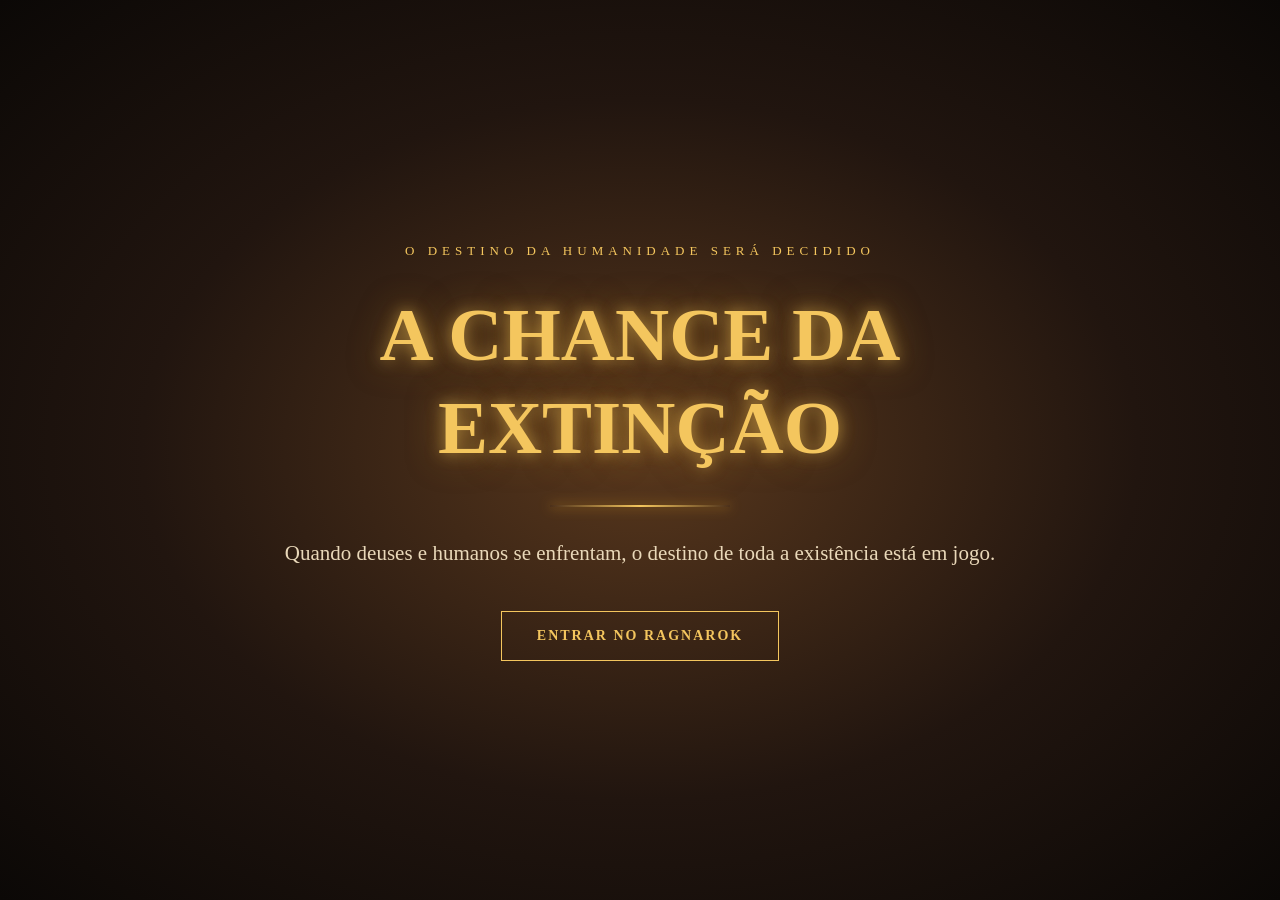
<file: index.html>
<!DOCTYPE html>
<html lang="pt-br">
<head>
    <meta charset="UTF-8">
    <meta name="viewport" content="width=device-width, initial-scale=1.0">
    <title>A Chance da Extinção</title>
    <link rel="stylesheet" href="style.css">
</head>
<body>
    <!-- TELA DE ENTRADA DO RAGNAROK -->
<div id="intro-ragnarok">

    <div class="intro-conteudo">

        <span class="intro-subtitulo">
            O DESTINO DA HUMANIDADE SERÁ DECIDIDO
        </span>

        <h1>A CHANCE DA EXTINÇÃO</h1>

        <div class="intro-divisor"></div>

        <p>
            Quando deuses e humanos se enfrentam,
            o destino de toda a existência está em jogo.
        </p>

        <button id="botao-entrar">
            ENTRAR NO RAGNAROK
        </button>

    </div>

</div>

<!-- FIM DA TELA DE ENTRADA -->

    <script src="script.js"></script>

</body>
</html>
</file>
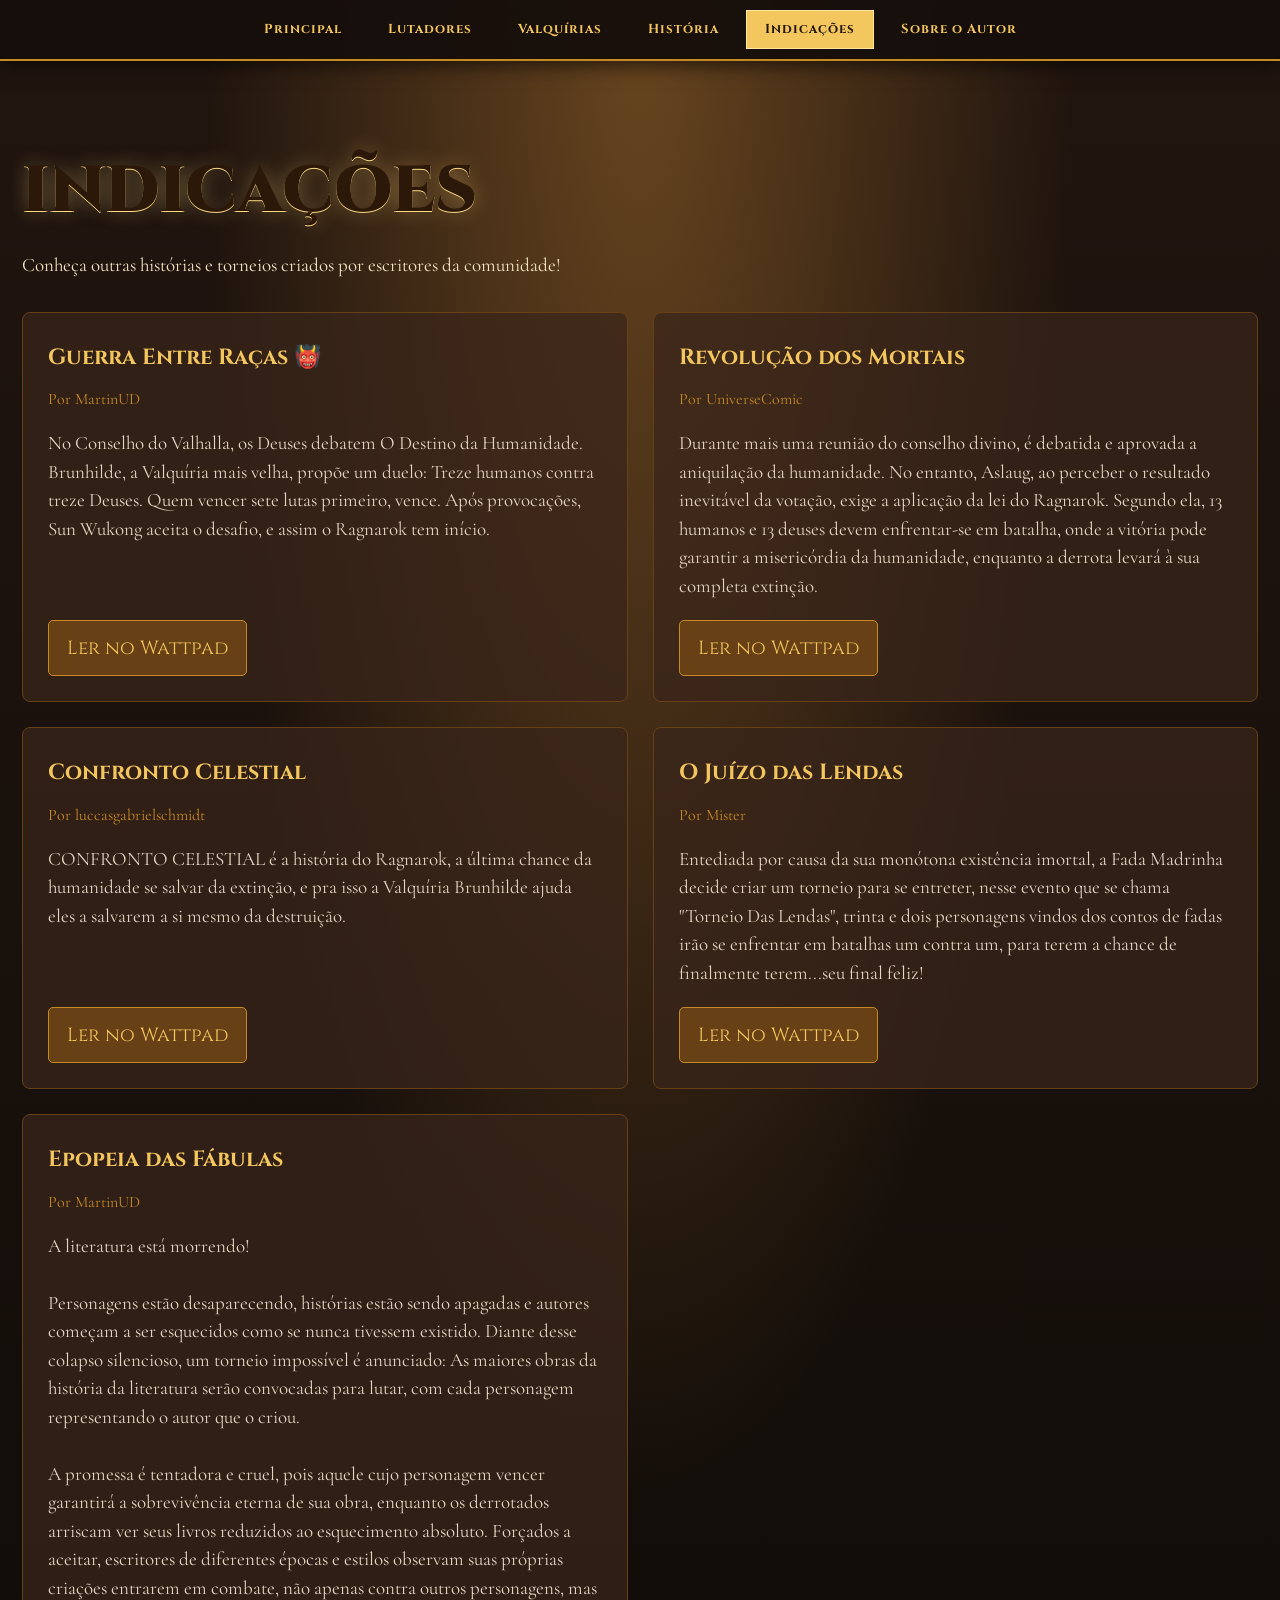
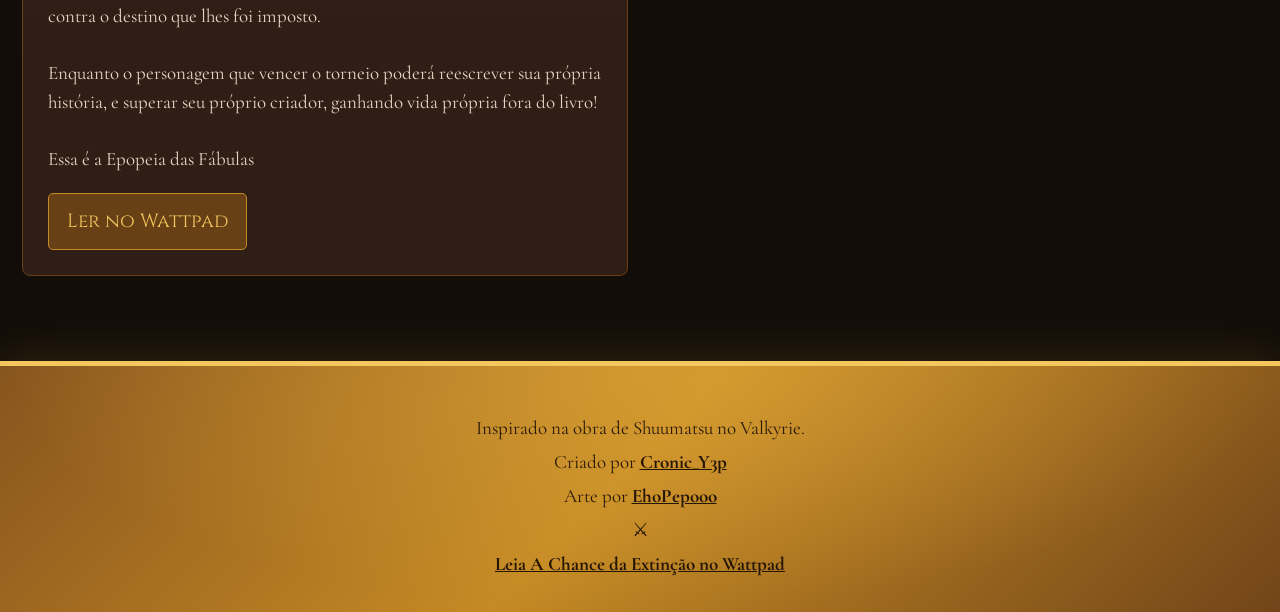
<file: Indicações.html>
<!DOCTYPE html>
<html lang="pt-BR">
<head>
    <meta charset="UTF-8">
    <meta name="viewport" content="width=device-width, initial-scale=1.0">
    <title>Indicações | A Chance da Extinção</title>

    <link rel="icon" href="imagens/favicon.png" type="image/png">
    <link rel="stylesheet" href="style.css">
    

    <link href="https://fonts.googleapis.com/css2?family=Cinzel:wght@400;600;700&family=Cormorant+Garamond:wght@400;500;600&display=swap" rel="stylesheet">

    <style>
        .grade-indicacoes {
            display: grid;
            grid-template-columns: repeat(2, minmax(0, 1fr));
            gap: 25px;
            margin-top: 30px;
        }

        .cartao-indicacao {
            background: rgba(57, 37, 26, 0.75);
            border: 1px solid #684016;
            border-radius: 8px;
            padding: 25px;
            display: flex;
            flex-direction: column;
            justify-content: space-between;
        }

        .cartao-indicacao h2 {
            color: #f4c65e;
            font-family: 'Cinzel', serif;
            font-size: 22px;
            margin-bottom: 8px;
        }

        .cartao-indicacao .autor {
            color: #c58a24;
            font-size: 16px;
            margin-bottom: 15px;
        }

        .cartao-indicacao p {
            color: #e5d5c2;
            font-family: 'Cormorant Garamond', serif;
            font-size: 19px;
            line-height: 1.5;
            margin-bottom: 20px;
        }

        .botao-indicacao {
            display: inline-block;
            align-self: flex-start;
            padding: 10px 18px;
            background: #684016;
            color: #f4c65e;
            border: 1px solid #c58a24;
            border-radius: 5px;
            text-decoration: none;
            font-family: 'Cinzel', serif;
            transition: 0.3s;
        }

        .botao-indicacao:hover {
            background: #c58a24;
            color: #21150f;
        }

        @media (max-width: 700px) {
            .grade-indicacoes {
                grid-template-columns: 1fr;
            }
        }
    </style>
</head>

<body>

    <nav class="menu-principal" aria-label="Navegação principal">
        <a href="principal.html">Principal</a>

        <a href="lutadores.html">Lutadores</a>

        <a href="valquirias.html">Valquírias</a>

        <a href="https://www.wattpad.com/story/393954038-a-chance-da-extin%C3%A7%C3%A3o"
           target="_blank" rel="noopener noreferrer">História</a>

        <a href="Indicações.html" class="ativo">Indicações</a>

        <a href="sobre.html">Sobre o Autor</a>

    </nav>

    <main class="pagina-interna">

            <h1>Indicações</h1>
            <p>Conheça outras histórias e torneios criados por escritores da comunidade!</p>

        <section class="grade-indicacoes">

            <article class="cartao-indicacao">
                <div>
                    <h2>Guerra Entre Raças 👹</h2>
                    <div class="autor">Por MartinUD</div>
                    <p>No Conselho do Valhalla, os Deuses debatem O Destino da Humanidade. Brunhilde, a Valquíria mais velha, propõe um duelo: Treze humanos contra treze Deuses. Quem vencer sete lutas primeiro, vence. Após provocações, Sun Wukong aceita o desafio, e assim o Ragnarok tem início.</p>
                </div>
                <a class="botao-indicacao" href="https://www.wattpad.com/story/344400791-guerra-entre-ra%C3%A7as-finalizado" target="_blank" rel="noopener noreferrer">Ler no Wattpad</a>
            </article>

            <article class="cartao-indicacao">
                <div>
                    <h2>Revolução dos Mortais</h2>
                    <div class="autor">Por UniverseComic</div>
                    <p>Durante mais uma reunião do conselho divino, é debatida e aprovada a aniquilação da humanidade. No entanto, Aslaug, ao perceber o resultado inevitável da votação, exige a aplicação da lei do Ragnarok. Segundo ela, 13 humanos e 13 deuses devem enfrentar-se em batalha, onde a vitória pode garantir a misericórdia da humanidade, enquanto a derrota levará à sua completa extinção.</p>
                </div>
                <a class="botao-indicacao" href="https://www.wattpad.com/story/387947195-revolu%C3%A7%C3%A3o-dos-mortais" target="_blank" rel="noopener noreferrer">Ler no Wattpad</a>
            </article>

            <article class="cartao-indicacao">
                <div>
                    <h2>Confronto Celestial</h2>
                    <div class="autor">Por luccasgabrielschmidt</div>
                    <p>CONFRONTO CELESTIAL é a história do Ragnarok, a última chance da humanidade se salvar da extinção, e pra isso a Valquíria Brunhilde ajuda eles a salvarem a si mesmo da destruição.</p>
                </div>
                <a class="botao-indicacao" href="https://www.wattpad.com/story/384769788-confronto-celestial" target="_blank" rel="noopener noreferrer">Ler no Wattpad</a>
            </article>

            <article class="cartao-indicacao">
                <div>
                    <h2>O Juízo das Lendas</h2>
                    <div class="autor">Por Mister</div>
                    <p>Entediada por causa da sua monótona existência imortal, a Fada Madrinha decide criar um torneio para se entreter, nesse evento que se chama "Torneio Das Lendas", trinta e dois personagens vindos dos contos de fadas irão se enfrentar em batalhas um contra um, para terem a chance de finalmente terem...seu final feliz!</p>
                </div>
                <a class="botao-indicacao" href="https://www.wattpad.com/story/395037949-o-ju%C3%ADzo-das-lendas" target="_blank" rel="noopener noreferrer">Ler no Wattpad</a>
            </article>

            <article class="cartao-indicacao">
                <div>
                    <h2>Epopeia das Fábulas</h2>
                    <div class="autor">Por MartinUD</div>
                    <p>A literatura está morrendo!<br><br>
                    Personagens estão desaparecendo, histórias estão sendo apagadas e autores começam a ser esquecidos como se nunca tivessem existido. Diante desse colapso silencioso, um torneio impossível é anunciado: As maiores obras da história da literatura serão convocadas para lutar, com cada personagem representando o autor que o criou.<br><br>
                    A promessa é tentadora e cruel, pois aquele cujo personagem vencer garantirá a sobrevivência eterna de sua obra, enquanto os derrotados arriscam ver seus livros reduzidos ao esquecimento absoluto. Forçados a aceitar, escritores de diferentes épocas e estilos observam suas próprias criações entrarem em combate, não apenas contra outros personagens, mas contra o destino que lhes foi imposto.<br><br>
                    Enquanto o personagem que vencer o torneio poderá reescrever sua própria história, e superar seu próprio criador, ganhando vida própria fora do livro!<br><br>
                    Essa é a Epopeia das Fábulas</p>
                </div>
                <a class="botao-indicacao" href="https://www.wattpad.com/story/406076627-epopeia-das-f%C3%A1bulas" target="_blank" rel="noopener noreferrer">Ler no Wattpad</a>
            </article>

        </section>
    </main>

    <footer>
        <p>Inspirado na obra de Shuumatsu no Valkyrie.</p>
        <p>Criado por <a href="https://x.com/Cronic_Y3p" target="_blank" rel="noopener noreferrer">Cronic_Y3p</a></p>
        <p>Arte por <a href="https://x.com/ehopepooo_" target="_blank" rel="noopener noreferrer">EhoPepooo</a></p>
        <p>⚔</p>
        <a href="https://www.wattpad.com/story/393954038-a-chance-da-extin%C3%A7%C3%A3o" target="_blank" rel="noopener noreferrer">Leia A Chance da Extinção no Wattpad</a>
    </footer>

    <script src="script.js"></script>
</body>
</html>
</file>
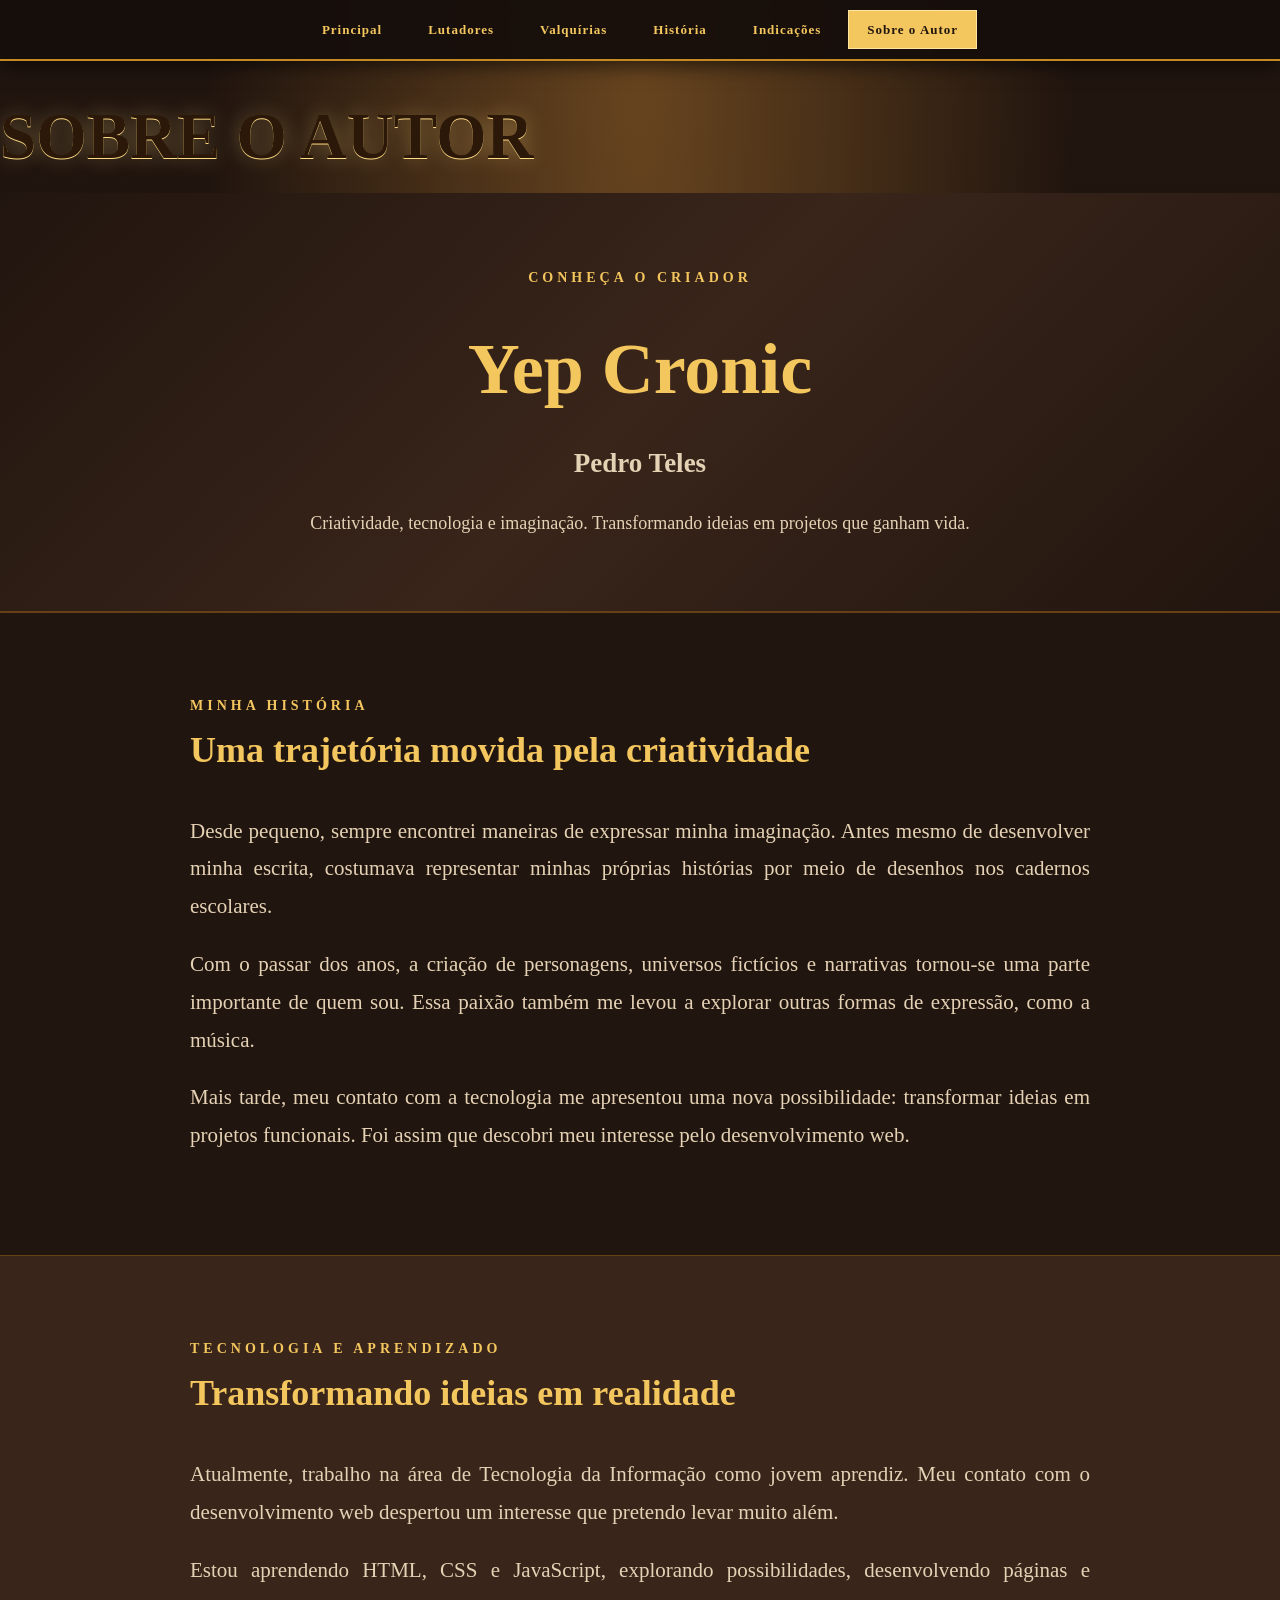
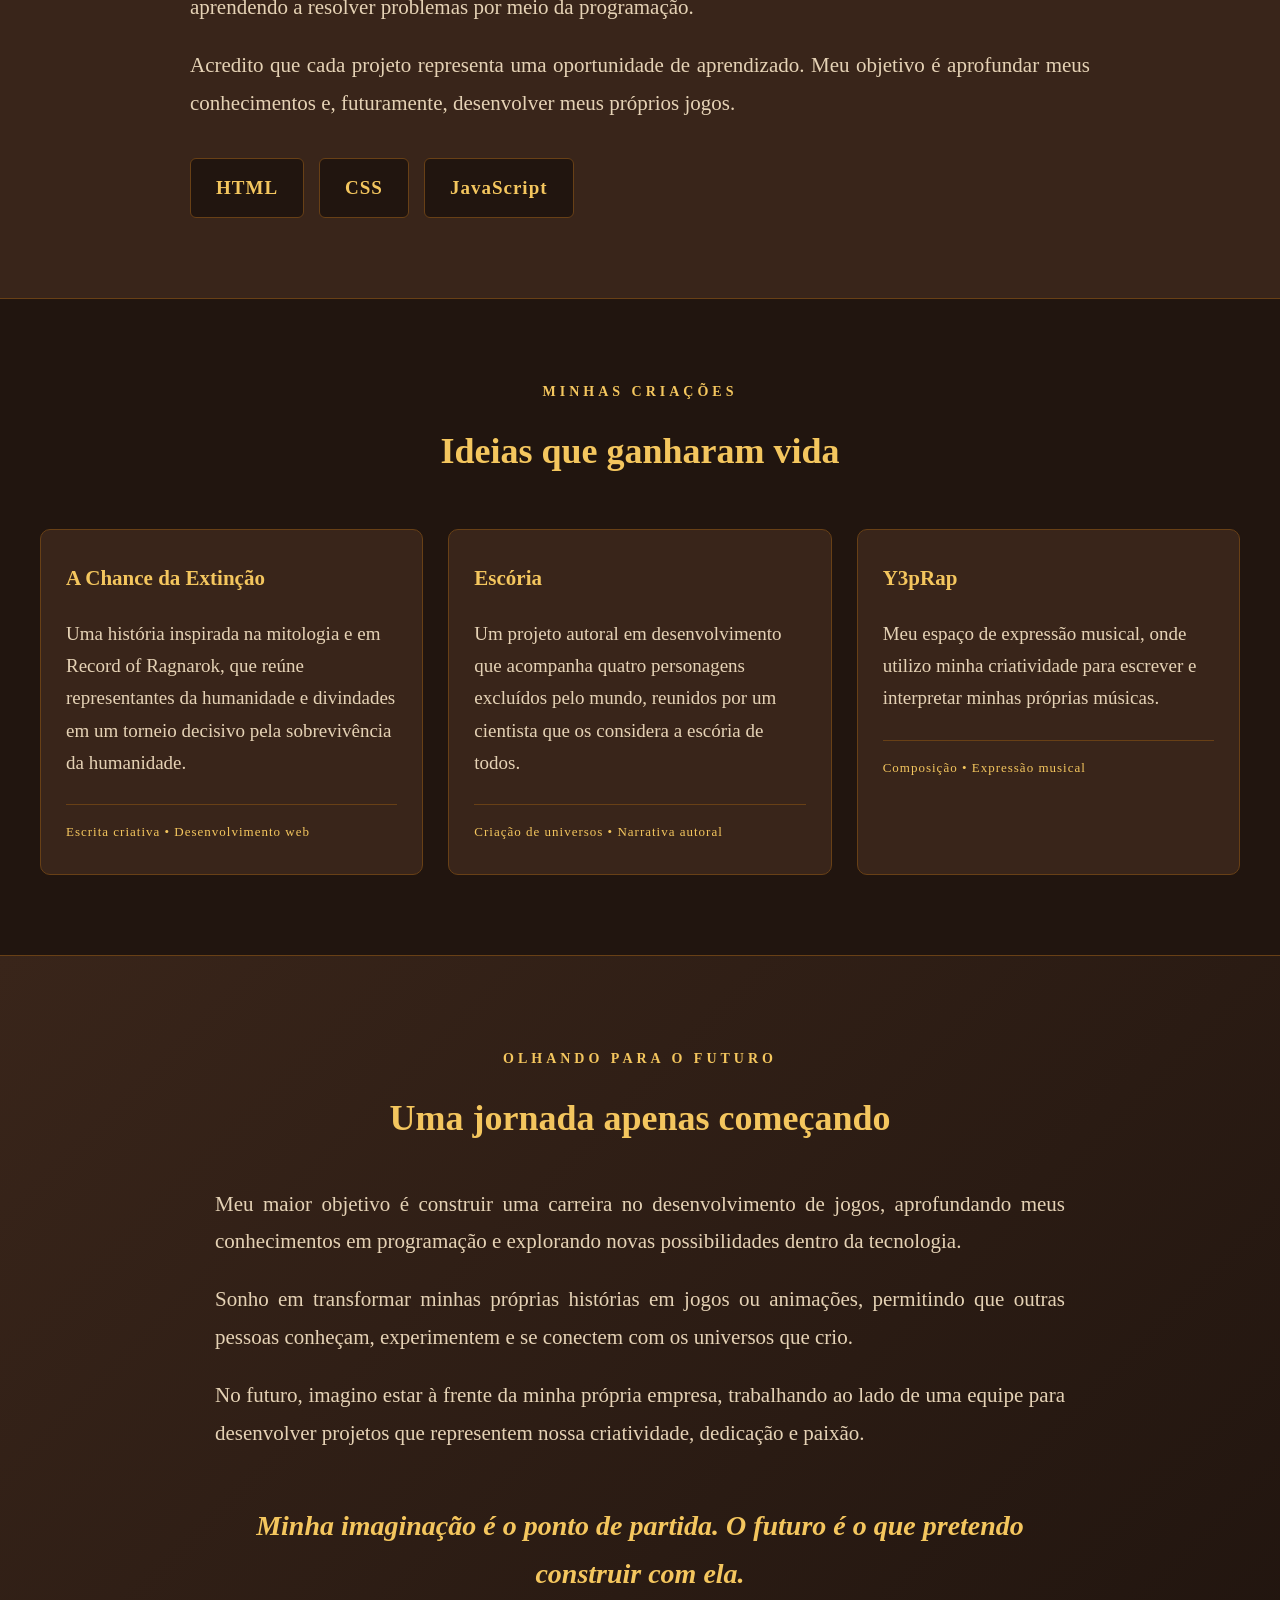
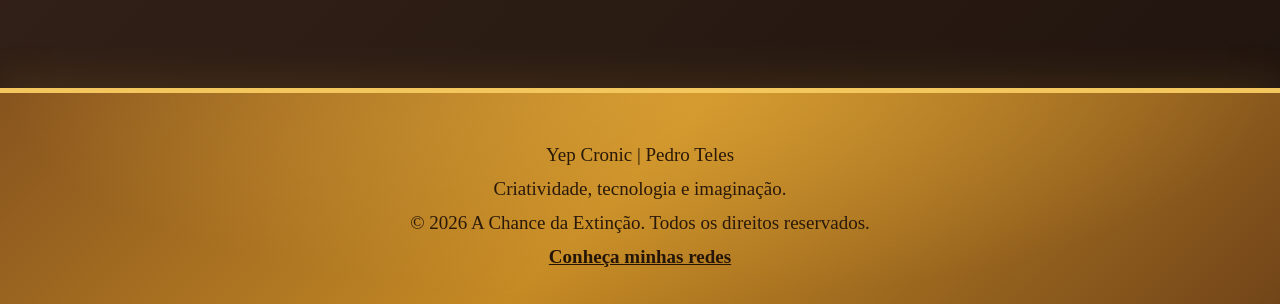
<file: sobre.html>
<!DOCTYPE html>
<html lang="pt-BR">
<head>
    <meta charset="UTF-8">
    <meta name="viewport" content="width=device-width, initial-scale=1.0">

    <title>Sobre o Autor | A Chance da Extinção</title>
    <link rel="icon" type="image/png" href="favicon.png">
    <link rel="stylesheet" href="style.css">
</head>

<body>
    
<header>

    <nav class="menu-principal" aria-label="Navegação principal">

        <a href="principal.html">Principal</a>

        <a href="lutadores.html">Lutadores</a>

        <a href="valquirias.html">Valquírias</a>

        <a href="https://www.wattpad.com/story/393954038-a-chance-da-extin%C3%A7%C3%A3o"
           target="_blank"
           rel="noopener noreferrer">
            História
        </a>

        <a href="Indicações.html">Indicações</a>

        <a href="sobre.html" class="ativo" aria-current="page">
            Sobre o Autor
        </a>

    </nav>
    
</header>

<h1>Sobre o Autor</h1>

<main>

    <section class="apresentacao-autor">

        <div class="texto-apresentacao">

            <p class="subtitulo-autor">CONHEÇA O CRIADOR</p>

            <h2>Yep Cronic</h2>

            <h3>Pedro Teles</h3>

            <p>
                Criatividade, tecnologia e imaginação.
                Transformando ideias em projetos que ganham vida.
            </p>

        </div>

    </section>


<section class="trajetoria-autor">

    <div class="conteudo-trajetoria">

        <p class="subtitulo-autor">MINHA HISTÓRIA</p>

        <h2>Uma trajetória movida pela criatividade</h2>

        <p>
            Desde pequeno, sempre encontrei maneiras de expressar
            minha imaginação. Antes mesmo de desenvolver minha
            escrita, costumava representar minhas próprias histórias
            por meio de desenhos nos cadernos escolares.
        </p>

        <p>
            Com o passar dos anos, a criação de personagens,
            universos fictícios e narrativas tornou-se uma parte
            importante de quem sou. Essa paixão também me levou
            a explorar outras formas de expressão, como a música.
        </p>

        <p>
            Mais tarde, meu contato com a tecnologia me apresentou
            uma nova possibilidade: transformar ideias em projetos
            funcionais. Foi assim que descobri meu interesse pelo
            desenvolvimento web.
        </p>

    </div>

</section>


<section class="tecnologia-autor">

    <div class="conteudo-tecnologia">

        <p class="subtitulo-autor">TECNOLOGIA E APRENDIZADO</p>

        <h2>Transformando ideias em realidade</h2>

        <p>
            Atualmente, trabalho na área de Tecnologia da Informação
            como jovem aprendiz. Meu contato com o desenvolvimento
            web despertou um interesse que pretendo levar muito além.
        </p>

        <p>
            Estou aprendendo HTML, CSS e JavaScript, explorando
            possibilidades, desenvolvendo páginas e aprendendo
            a resolver problemas por meio da programação.
        </p>

        <p>
            Acredito que cada projeto representa uma oportunidade
            de aprendizado. Meu objetivo é aprofundar meus
            conhecimentos e, futuramente, desenvolver meus
            próprios jogos.
        </p>

        <div class="tecnologias-lista">
            <span>HTML</span>
            <span>CSS</span>
            <span>JavaScript</span>
        </div>

    </div>

</section>

<section class="projetos-autor">

    <p class="subtitulo-autor">MINHAS CRIAÇÕES</p>

    <h2>Ideias que ganharam vida</h2>

    <div class="grade-projetos">

        <article class="cartao-projeto">

            <h3>A Chance da Extinção</h3>

            <p>
                Uma história inspirada na mitologia e em Record of Ragnarok,
                que reúne representantes da humanidade e divindades
                em um torneio decisivo pela sobrevivência da humanidade.
            </p>

            <span>Escrita criativa • Desenvolvimento web</span>

        </article>

        <article class="cartao-projeto">

            <h3>Escória</h3>

            <p>
                Um projeto autoral em desenvolvimento que acompanha
                quatro personagens excluídos pelo mundo, reunidos
                por um cientista que os considera a escória de todos.
            </p>

            <span>Criação de universos • Narrativa autoral</span>

        </article>

        <article class="cartao-projeto">

            <h3>Y3pRap</h3>

            <p>
                Meu espaço de expressão musical, onde utilizo
                minha criatividade para escrever e interpretar
                minhas próprias músicas.
            </p>

            <span>Composição • Expressão musical</span>

        </article>

    </div>

</section>

<section class="objetivos-autor">

    <p class="subtitulo-autor">OLHANDO PARA O FUTURO</p>

    <h2>Uma jornada apenas começando</h2>

    <p>
        Meu maior objetivo é construir uma carreira no desenvolvimento
        de jogos, aprofundando meus conhecimentos em programação
        e explorando novas possibilidades dentro da tecnologia.
    </p>

    <p>
        Sonho em transformar minhas próprias histórias em jogos
        ou animações, permitindo que outras pessoas conheçam,
        experimentem e se conectem com os universos que crio.
    </p>

    <p>
        No futuro, imagino estar à frente da minha própria empresa,
        trabalhando ao lado de uma equipe para desenvolver projetos
        que representem nossa criatividade, dedicação e paixão.
    </p>

    <h3>
        Minha imaginação é o ponto de partida.
        O futuro é o que pretendo construir com ela.
    </h3>

</section>

</main>

    
<footer class="rodape-autor">

    <p>Yep Cronic | Pedro Teles</p>

    <p>
        Criatividade, tecnologia e imaginação.
    </p>

    <p>
        © 2026 A Chance da Extinção. Todos os direitos reservados.
    </p>

    <a href="https://x.com/Cronic_Y3p" target="_blank"
       rel="noopener noreferrer">
        Conheça minhas redes
    </a>

</footer>


</body>
</html>
</file>
<file: style.css>
:root {
    --ouro: #c58a24;
    --ouro-claro: #f4c65e;
    --ouro-escuro: #684016;
    --marrom: #21150f;
    --marrom-claro: #39251a;
    --azul: #218bdc;
    --azul-neon: #64c9ff;
    --vermelho: #bc3030;
    --vermelho-neon: #ff6666;
    --texto: #f5e7c5;
}

* {
    box-sizing: border-box;
    margin: 0;
    padding: 0;
}

html {
    scroll-behavior: smooth;
}

body {
    background:
        radial-gradient(ellipse at top, #68451f 0%, transparent 48%),
        linear-gradient(180deg, #21150f, #120d09 75%);
    color: var(--texto);
    font-family: "Cormorant Garamond", Georgia, serif;
    font-size: 19px;
    line-height: 1.8;
}

/* CABEÇALHO */

.hero {
    position: relative;
    overflow: hidden;
    padding: 35px 20px 60px;
    text-align: center;
    background:
        radial-gradient(ellipse at 50% 0%, #f0b43d66, transparent 55%),
        linear-gradient(135deg, #87541e, #c58a24 48%, #724519);
    border-bottom: 5px solid var(--ouro-claro);
    box-shadow: 0 0 35px #d89c3240;
}

.runa {
    color: #fff0b7;
    font-family: "Cinzel", serif;
    letter-spacing: 7px;
    text-shadow: 0 0 12px #ffc94f70;
}

.sobretitulo {
    font-family: "Cinzel", serif;
    font-size: 13px;
    font-weight: 700;
    letter-spacing: 5px;
}

.hero > .sobretitulo {
    margin-top: 18px;
}

/* CAPA PRINCIPAL */

.capa {
    width: min(1100px, 100%);
    margin: 30px auto;
    overflow: hidden;
    background: var(--marrom);
    border: 3px solid var(--ouro-claro);
    outline: 1px solid #5d3712;
    outline-offset: 6px;
    box-shadow: 0 0 20px #ffce5b70, 0 15px 40px #180c06a0;
}

/* IMAGEM DA CAPA */
.capa-principal {
    width: 100%;
    max-width: 100%;
    height: auto;
    display: block;
    object-fit: contain;
    border-radius: 0;
}

/* CAPA NO CELULAR */
@media (max-width: 600px) {
    .capa {
        width: calc(100% - 24px);
        margin: 20px auto;
    }

    .capa-principal {
        width: 100%;
        height: auto;
        aspect-ratio: 3 / 1;
        object-fit: contain;
    }
}

.capa img {
    display: block;
    width: 100%;
    aspect-ratio: 16 / 6;
    object-fit: cover;
}

.capa figcaption {
    padding: 7px 12px;
    background: #1d120de8;
    color: var(--ouro-claro);
    font: 11px "Cinzel", serif;
    letter-spacing: 3px;
}

h1,
h2,
h3 {
    font-family: "Cinzel", Georgia, serif;
}

h1 {
    margin: 35px auto 15px;
    color: #2b1808;
    font-size: clamp(30px, 6vw, 65px);
    font-weight: 900;
    line-height: 1.25;
    text-transform: uppercase;
    text-shadow: 0 1px #ffdc83, 0 0 20px #ffdc8355;
}

.divisor {
    margin: 20px auto 30px;
    color: #4a2b0e;
    letter-spacing: 3px;
}

/* SINOPSE */

.sinopse {
    max-width: 900px;
    margin: auto;
    padding: 30px clamp(18px, 5vw, 55px);
    background: #f4c65e18;
    border: 1px solid #f4c65e70;
    box-shadow: inset 0 0 30px #5b310d30;
    text-align: center;
}

.sinopse p {
    margin-bottom: 20px;
    color: #100b07;
    font-size: clamp(17px, 2.1vw, 21px);
    font-weight: 600;
    text-shadow:
        -1px -1px 0 #fff0c7,
        1px -1px 0 #fff0c7,
        -1px 1px 0 #fff0c7,
        1px 1px 0 #fff0c7,
        0 0 8px #fff5d9;
}

.sinopse .pergunta {
    color: #120d08;
    font-size: clamp(21px, 3vw, 28px);
    font-weight: 700;
    text-shadow:
        -1px -1px 0 white,
        1px -1px 0 white,
        -1px 1px 0 white,
        1px 1px 0 white,
        0 0 12px white;
}

.sinopse .destaque,
.sinopse .grito {
    color: #3b2007;
    font-family: "Cinzel", serif;
    font-weight: 900;
    letter-spacing: 3px;
    text-shadow: 0 0 12px #ffe59a;
}

.sinopse .destaque {
    font-size: 35px;
}

.sinopse .grito {
    margin-top: 35px;
    margin-bottom: 0;
    font-size: clamp(23px, 4vw, 36px);
}

.hero > .runa:last-child {
    margin-top: 35px;
}

/* TORNEIO */

.torneio {
    max-width: 1250px;
    margin: auto;
    padding: 70px 22px 90px;
}

.introducao {
    margin-bottom: 55px;
    text-align: center;
}

.introducao .sobretitulo {
    color: var(--ouro-claro);
}

.introducao h2 {
    margin: 12px 0;
    color: var(--ouro-claro);
    font-size: clamp(28px, 5vw, 48px);
    text-shadow: 0 0 20px #d18c2e55;
}

.introducao > p:last-child {
    color: #c9b28d;
    font-style: italic;
}

/* CADA RODADA */

.rodada {
    position: relative;
    margin-bottom: 60px;
    padding: 25px 20px 30px;
    background:
        radial-gradient(ellipse at center, #59381d55, transparent 75%),
        linear-gradient(135deg, #302016, #1a110d);
    border: 1px solid #a97530;
    box-shadow: 0 0 20px #0008, inset 0 0 25px #b67c2520;
}

.rodada::before,
.rodada::after {
    position: absolute;
    color: var(--ouro-claro);
    font-size: 25px;
}

.rodada::before {
    content: "✦";
    top: 5px;
    left: 10px;
}

.rodada::after {
    content: "✦";
    right: 10px;
    bottom: 5px;
}

/* NOMES DOS COMBATENTES */

.nomes {
    display: grid;
    grid-template-columns: minmax(0, 1fr) minmax(0, 1fr);
    gap: 30px;
    margin-bottom: 25px;
    text-align: center;
}

.nome-humano,
.nome-deus {
    font-size: clamp(13px, 2.2vw, 21px);
    font-weight: 700;
    line-height: 1.5;
    overflow-wrap: anywhere;
}

.nome-humano {
    color: var(--azul-neon);
    text-shadow: 0 0 12px #168dff77;
}

.nome-deus {
    color: var(--vermelho-neon);
    text-shadow: 0 0 12px #ff333377;
}

/* QUATRO PARTES: IMAGEM, TEXTO, TEXTO, IMAGEM */

.combate {
    display: grid;
    grid-template-columns: repeat(4, minmax(0, 1fr));
    align-items: stretch;
    gap: 15px;
}


.imagem {
    display: block;
    width: 100%;
    height: 380px;
    object-fit: contain;
    object-position: center;
    background: #20150e;
}



.imagem.humano {
    border: 2px solid var(--azul);
    box-shadow: 0 0 13px #218bdc50;
}

.imagem.deus {
    border: 2px solid var(--vermelho);
    box-shadow: 0 0 13px #dc292950;
}

/* DESCRIÇÕES */

.texto {
    min-width: 0;
    padding: 18px 12px;
    background: #110d0be0;
    color: #e9d8b9;
    font-size: 17px;
    line-height: 1.65;
    overflow-wrap: anywhere;
    white-space: normal;
}

.texto p {
    white-space: pre-line;
}

.texto-humano {
    border-top: 2px solid var(--azul);
}

.texto-deus {
    border-top: 2px solid var(--vermelho);
}

.texto span {
    display: block;
    margin-bottom: 12px;
    font-family: "Cinzel", serif;
    font-size: 11px;
    font-weight: 700;
    letter-spacing: 2px;
}

.texto-humano span {
    color: var(--azul-neon);
}

.texto-deus span {
    color: var(--vermelho-neon);
}

/* NÚMERO DA RODADA */

.numero {
    display: flex;
    align-items: center;
    justify-content: center;
    gap: 20px;
    margin-top: 25px;
    color: var(--ouro-claro);
    font-family: "Cinzel", serif;
    font-size: 15px;
    font-weight: 700;
    letter-spacing: 3px;
    text-align: center;
}

.numero::before,
.numero::after {
    content: "";
    width: 65px;
    height: 1px;
    background: linear-gradient(90deg, transparent, var(--ouro));
}

/* RODAPÉ DOURADO */

footer {
    padding: 45px 20px 30px;
    background:
        radial-gradient(ellipse at top, #edb54270, transparent 70%),
        linear-gradient(135deg, #87541e, #c58a24 48%, #724519);
    border-top: 5px solid var(--ouro-claro);
    box-shadow: 0 -10px 35px #d89c3220;
    color: #2a1909;
    text-align: center;
}

footer h2 {
    margin: 22px 0 10px;
    font-size: clamp(20px, 4vw, 32px);
}

footer .runa {
    color: #4a2b0e;
}

footer a {
    color: #241507;
    font-weight: 700;
    overflow-wrap: anywhere;
}

footer a:hover {
    color: #fff0bb;
}

.simbolo-final {
    margin-top: 18px;
    font-size: 27px;
}

/* ADAPTAÇÃO PARA CELULARES */

@media (max-width: 760px) {
    body {
        font-size: 17px;
    }

    .hero {
        padding: 25px 12px 40px;
    }

    .capa img {
        aspect-ratio: 16 / 9;
    }

    .sinopse {
        padding: 24px 16px;
    }

    .torneio {
        padding: 50px 10px 60px;
    }

    .rodada {
        margin-bottom: 40px;
        padding: 22px 10px 25px;
    }

    .nomes {
        gap: 12px;
    }

    .combate {
        grid-template-columns: repeat(2, minmax(0, 1fr));
        gap: 12px;
    }

    .texto {
        padding: 13px 9px;
        font-size: 16px;
    }

    .numero {
        margin-top: 24px;
    }
}

@media (max-width: 380px) {
    .rodada {
        padding-right: 7px;
        padding-left: 7px;
    }

    .combate {
        gap: 8px;
    }

    .texto {
        padding: 10px 7px;
        font-size: 15px;
    }

    .texto span {
        font-size: 9px;
        letter-spacing: 1px;
    }

    .nomes {
        gap: 8px;
    }
}

.link-wattpad {
    margin: 45px auto;
    padding: 30px 20px;
    max-width: 800px;
    text-align: center;

    background: linear-gradient(
        135deg,
        #684016,
        #c58a24,
        #684016
    );

    border: 2px solid #f4c65e;
    box-shadow: 0 0 20px #c58a2460;
}

.link-wattpad h2 {
    color: #21150f;
    font-size: clamp(22px, 4vw, 32px);
    margin-bottom: 10px;
}

.link-wattpad p {
    color: #21150f;
    margin-bottom: 22px;
}

.botao-wattpad {
    display: inline-block;
    padding: 12px 28px;

    color: #f4c65e;
    background: #21150f;

    border: 2px solid #f4c65e;
    text-decoration: none;

    font-family: "Cinzel", serif;
    font-weight: 700;
    letter-spacing: 1px;

    transition: 0.3s;
}

.botao-wattpad:hover {
    color: #21150f;
    background: #f4c65e;
    box-shadow: 0 0 18px #ffe08a;
    transform: scale(1.05);
}


/* Ajustes para celulares */

@media (max-width: 600px) {

    .imagem {
        width: 100%;
        height: auto;
        max-height: 320px;
        aspect-ratio: 3 / 4;
        object-fit: contain;
    }

    .combate {
        display: flex;
        flex-direction: column;
        gap: 12px;
    }

    .lutador {
        display: flex;
        flex-direction: column;
        min-width: 0;
        width: 100%;
    }

    .lutador h3 {
        order: 0;
        font-size: 18px;
        overflow-wrap: anywhere;
        margin: 12px 0;
        text-align: center;
    }

    .lutador .imagem {
        order: 1;
    }

    .descricao {
        font-size: 14px;
        line-height: 1.5;
    }

    .capa-principal {
        width: 100%;
        height: auto;
        object-fit: contain;
    }

    body {
        overflow-x: hidden;
    }
}

/* =========================================
   MENU DE NAVEGAÇÃO FIXO
========================================= */

.menu-principal {
    position: sticky;
    top: 0;
    z-index: 1000;

    width: 100%;
    display: flex;
    justify-content: center;
    align-items: center;
    gap: 8px;

    padding: 10px 14px;

    background: #160e0bf2;
    border-bottom: 2px solid var(--ouro);
    box-shadow: 0 5px 18px #0009;

    backdrop-filter: blur(10px);
}

.menu-principal a {
    display: inline-block;
    padding: 7px 18px;

    color: var(--ouro-claro);
    border: 1px solid transparent;
    text-decoration: none;
    text-align: center;

    font-family: "Cinzel", serif;
    font-size: 13px;
    font-weight: 700;
    letter-spacing: 1px;

    transition: 0.2s;
}

.menu-principal a:hover,
.menu-principal a.ativo {
    color: #21150f;
    background: var(--ouro-claro);
    border-color: #ffe5a0;
}


/* =========================================
   ESTRUTURA DAS PÁGINAS INTERNAS
========================================= */

.pagina-interna {
    min-height: 55vh;
    padding: 55px 22px 85px;
}

.cabecalho-pagina {
    max-width: 1000px;
    margin: 0 auto 45px;
    text-align: center;
}

.cabecalho-pagina .runa {
    color: var(--ouro-claro);
}

.cabecalho-pagina h1 {
    color: var(--ouro-claro);
    font-size: clamp(30px, 5vw, 52px);
    text-shadow: 0 0 18px #d18c2e55;
}

.cabecalho-pagina p {
    color: #d7c19c;
    font-style: italic;
}


/* =========================================
   CARTÕES DE PERSONAGENS E INDICAÇÕES
========================================= */

.grade-cartoes {
    display: grid;
    grid-template-columns: repeat(3, minmax(0, 1fr));
    gap: 25px;

    max-width: 1200px;
    margin: auto;
}

.cartao {
    min-width: 0;
    padding: 16px;

    background: linear-gradient(145deg, #302016, #170f0b);
    border: 1px solid #a97530;

    box-shadow:
        0 0 18px #0008,
        inset 0 0 18px #b67c2520;

    text-align: center;
}

.cartao h2,
.cartao h3 {
    margin: 12px 0 5px;
    color: var(--ouro-claro);
    font-size: clamp(16px, 2vw, 21px);
    overflow-wrap: anywhere;
}

.cartao p {
    color: #e9d8b9;
    font-size: 16px;
    line-height: 1.5;
}


/* ESPAÇOS RESERVADOS PARA IMAGENS */

.moldura-imagem {
    display: flex;
    align-items: center;
    justify-content: center;

    width: 100%;
    min-height: 250px;
    aspect-ratio: 3 / 4;

    padding: 15px;

    background: #20150e;
    border: 1px dashed var(--ouro);

    color: #c9a96c;

    font: 12px "Cinzel", serif;
    letter-spacing: 1px;
    text-align: center;
}

.moldura-imagem.capa-indicacao {
    aspect-ratio: 3 / 4;
    min-height: 220px;
}


/* INFORMAÇÃO DA DUPLA DA VALQUÍRIA */

.dupla {
    margin-top: 12px;
    padding-top: 10px;

    border-top: 1px solid #8c642e;

    color: var(--ouro-claro) !important;
}


/* =========================================
   PÁGINA DOS LUTADORES
========================================= */

.grupo-lutadores {
    max-width: 1200px;
    margin: 0 auto 55px;
}

.titulo-grupo {
    margin: 0 0 20px;

    color: var(--ouro-claro);
    font-size: clamp(20px, 3vw, 28px);
    text-align: center;
}

.grade-lutadores {
    display: grid;
    grid-template-columns: repeat(3, minmax(0, 1fr));
    gap: 22px;
}


/* AVISO DE EDIÇÃO */

.aviso-edicao {
    text-align: center;
    font-family: 'Cormorant Garamond', serif;
    font-size: 1.2rem;
    color: #d6b66a;
    background: rgba(0, 0, 0, 0.25);
    border: 1px solid rgba(214, 182, 106, 0.4);
    padding: 15px;
    margin: 25px auto;
    max-width: 850px;
    border-radius: 5px;
}


/* =========================================
   PÁGINA DE INDICAÇÕES
========================================= */

.cartao-indicacao {
    display: flex;
    flex-direction: column;
}

.cartao-indicacao .botao-wattpad {
    margin-top: 15px;
    align-self: center;
}


/* =========================================
   ADAPTAÇÃO DO MENU PARA CELULARES
========================================= */

@media (max-width: 600px) {

    .menu-principal {
        justify-content: flex-start;
        gap: 2px;

        padding: 7px 5px;

        overflow-x: auto;
    }

    .menu-principal a {
        flex: 1 0 auto;
        padding: 8px 10px;
        font-size: 11px;
    }
}


/* =========================================
   ADAPTAÇÃO DAS PÁGINAS INTERNAS
========================================= */

@media (max-width: 600px) {

    .pagina-interna {
        padding: 38px 13px 60px;
    }

    .grade-cartoes,
    .grade-lutadores {
        grid-template-columns: repeat(2, minmax(0, 1fr));
        gap: 13px;
    }

    .cartao {
        padding: 10px;
    }

    .moldura-imagem {
        min-height: 170px;
    }

    .cartao p {
        font-size: 15px;
    }
}

@media (max-width: 380px) {

    .grade-cartoes,
    .grade-lutadores {
        grid-template-columns: 1fr;
    }
}

.aviso-valquirias {
    text-align: center;
    color: #f4c65e;
    font-family: 'Cormorant Garamond', serif;
    font-size: 19px;
    max-width: 800px;
    margin: 25px auto;
    padding: 15px;
    border: 1px solid #684016;
    border-radius: 5px;
    background: rgba(57, 37, 26, 0.6);
}


/* ==================================
   FLASHCARDS DOS LUTADORES
================================== */

.combate {
    display: grid;
    grid-template-columns: repeat(2, minmax(0, 1fr));
    gap: 30px;
    perspective: 1200px;
}

.flashcard {
    height: 420px;
    min-width: 0;
    cursor: pointer;
    perspective: 1000px;
}

.flashcard-interno {
    position: relative;
    width: 100%;
    height: 100%;
    transform-style: preserve-3d;
    transition: transform 0.8s ease;
}

/* Efeito ao passar o mouse */
.flashcard:hover .flashcard-interno {
    transform: rotateY(180deg);
}

/* Frente e verso */
.flashcard-frente,
.flashcard-verso {
    position: absolute;
    inset: 0;
    width: 100%;
    height: 100%;
    box-sizing: border-box;
    backface-visibility: hidden;
    -webkit-backface-visibility: hidden;
    overflow: hidden;
    background: #20150e;
}

/* Frente */
.flashcard-frente {
    display: flex;
    flex-direction: column;
    align-items: center;
    justify-content: center;
    padding: 12px;
    text-align: center;
}

.flashcard-frente img {
    width: 100%;
    height: 320px;
    object-fit: contain;
    background: #110d0b;
}

.flashcard-frente span {
    margin-top: 12px;
    font-family: "Cinzel", serif;
    font-weight: 700;
}

.flashcard-frente small {
    margin-top: 8px;
    font-size: 9px;
    letter-spacing: 1px;
}

/* Verso */
.flashcard-verso {
    transform: rotateY(180deg);
    padding: 22px;
    overflow-y: auto;
    display: flex;
    flex-direction: column;
    justify-content: center;
}

.flashcard-verso h3 {
    font-family: "Cinzel", serif;
    font-size: 19px;
    margin-bottom: 10px;
}

.flashcard-verso span {
    font-size: 13px;
    font-weight: bold;
    margin-bottom: 15px;
}

.flashcard-verso p {
    color: #e9d8b9;
    font-size: 15px;
    line-height: 1.6;
}

/* Identidade visual */
.flashcard.humano .flashcard-frente,
.flashcard.humano .flashcard-verso {
    border: 2px solid var(--azul);
    box-shadow: 0 0 13px #218bdc50;
}

.flashcard.deus .flashcard-frente,
.flashcard.deus .flashcard-verso {
    border: 2px solid var(--vermelho);
    box-shadow: 0 0 13px #dc292950;
}

.flashcard.humano span,
.flashcard.humano h3 {
    color: var(--azul-neon);
}

.flashcard.deus span,
.flashcard.deus h3 {
    color: var(--vermelho-neon);
}

/* Celulares */
@media (max-width: 700px) {
    .combate {
        grid-template-columns: 1fr;
        gap: 20px;
    }

    .flashcard {
        height: 400px;
    }

    .flashcard-frente img {
        height: 300px;
    }
}


/* =====================================
   TELA DE ENTRADA DO RAGNAROK
===================================== */

#intro-ragnarok {
    position: fixed;
    inset: 0;
    z-index: 9999;

    display: flex;
    align-items: center;
    justify-content: center;

    padding: 25px;
    box-sizing: border-box;

    background:
        radial-gradient(ellipse at center, #59381d 0%, #21150f 55%, #0b0806 100%);

    text-align: center;
    overflow: hidden;
}

/* CONTEÚDO */

.intro-conteudo {
    max-width: 850px;
    width: 100%;
    animation: surgir-intro 2s ease forwards;
}

/* SUBTÍTULO */

.intro-subtitulo {
    display: block;
    color: var(--ouro-claro);
    font-family: "Cinzel", serif;
    font-size: 13px;
    letter-spacing: 5px;
    margin-bottom: 25px;
}

/* TÍTULO PRINCIPAL */

.intro-conteudo h1 {
    color: var(--ouro-claro);
    font-family: "Cinzel", serif;
    font-size: clamp(35px, 7vw, 75px);
    text-shadow: 0 0 15px #f4c65e88,
                 0 0 35px #c58a2488;
    margin: 0;
}

/* DIVISOR */

.intro-divisor {
    width: 180px;
    height: 2px;
    margin: 30px auto;
    background: linear-gradient(
        90deg,
        transparent,
        var(--ouro-claro),
        transparent
    );
    box-shadow: 0 0 12px var(--ouro);
}

/* DESCRIÇÃO */

.intro-conteudo p {
    color: #e9d8b9;
    font-family: "Cormorant Garamond", serif;
    font-size: 21px;
    line-height: 1.6;
    margin-bottom: 40px;
}

/* BOTÃO */

#botao-entrar {
    padding: 16px 35px;

    background: transparent;
    border: 1px solid var(--ouro-claro);

    color: var(--ouro-claro);
    font-family: "Cinzel", serif;
    font-size: 14px;
    font-weight: bold;
    letter-spacing: 2px;

    cursor: pointer;
    transition: 0.4s;
}

#botao-entrar:hover {
    background: var(--ouro-claro);
    color: #21150f;
    box-shadow: 0 0 20px #f4c65e88;
    transform: scale(1.05);
}

/* ANIMAÇÃO DE SURGIMENTO */

@keyframes surgir-intro {
    from {
        opacity: 0;
        transform: translateY(30px);
    }

    to {
        opacity: 1;
        transform: translateY(0);
    }
}

/* CELULARES */

@media (max-width: 600px) {
    .intro-subtitulo {
        font-size: 10px;
        letter-spacing: 3px;
    }

    .intro-conteudo p {
        font-size: 18px;
    }

    #botao-entrar {
        padding: 14px 22px;
        font-size: 12px;
    }
}


/* TRANSIÇÃO DE SAÍDA DA INTRODUÇÃO */

#intro-ragnarok {
    transition: opacity 1s ease, visibility 1s ease;
}

#intro-ragnarok.intro-saindo {
    opacity: 0;
    visibility: hidden;
    pointer-events: none;
}


/* =================================
   PÁGINA SOBRE O AUTOR
================================= */

.apresentacao-autor {
    min-height: 420px;
    display: flex;
    align-items: center;
    justify-content: center;
    text-align: center;
    padding: 60px 20px;
    background: linear-gradient(
        135deg,
        #21150f,
        #39251a,
        #21150f
    );
    border-bottom: 2px solid var(--ouro-escuro);
}

.texto-apresentacao {
    max-width: 800px;
}

.subtitulo-autor {
    color: var(--ouro-claro);
    font-family: 'Cinzel', serif;
    letter-spacing: 4px;
    font-size: 14px;
    font-weight: bold;
}

.texto-apresentacao h2 {
    color: var(--ouro-claro);
    font-family: 'Cinzel', serif;
    font-size: clamp(42px, 7vw, 72px);
    margin: 15px 0 5px;
}

.texto-apresentacao h3 {
    color: #e5d2b5;
    font-family: 'Cormorant Garamond', serif;
    font-size: 27px;
    margin: 0 0 20px;
}

.texto-apresentacao > p:last-child {
    color: #e5d2b5;
    font-size: 18px;
    line-height: 1.7;
}

/* =================================
   TRAJETÓRIA DO AUTOR
================================= */

.trajetoria-autor {
    padding: 80px 20px;
    background: var(--marrom);
}

.conteudo-trajetoria {
    max-width: 900px;
    margin: 0 auto;
}

.conteudo-trajetoria h2 {
    color: var(--ouro-claro);
    font-family: 'Cinzel', serif;
    font-size: clamp(26px, 4vw, 36px);
    margin-bottom: 30px;
}

.conteudo-trajetoria p:not(.subtitulo-autor) {
    color: #e5d2b5;
    font-family: 'Cormorant Garamond', serif;
    font-size: 21px;
    line-height: 1.8;
    margin-bottom: 20px;
    text-align: justify;
}

/* =================================
   TECNOLOGIA E APRENDIZADO
================================= */

.tecnologia-autor {
    padding: 80px 20px;
    background: var(--marrom-claro);
    border-top: 1px solid var(--ouro-escuro);
    border-bottom: 1px solid var(--ouro-escuro);
}

.conteudo-tecnologia {
    max-width: 900px;
    margin: 0 auto;
}

.conteudo-tecnologia h2 {
    color: var(--ouro-claro);
    font-family: 'Cinzel', serif;
    font-size: clamp(26px, 4vw, 36px);
    margin-bottom: 30px;
}

.conteudo-tecnologia p:not(.subtitulo-autor) {
    color: #e5d2b5;
    font-family: 'Cormorant Garamond', serif;
    font-size: 21px;
    line-height: 1.8;
    margin-bottom: 20px;
    text-align: justify;
}

/* Tecnologias */

.tecnologias-lista {
    display: flex;
    flex-wrap: wrap;
    gap: 15px;
    margin-top: 35px;
}

.tecnologias-lista span {
    color: var(--ouro-claro);
    background: var(--marrom);
    border: 1px solid var(--ouro-escuro);
    padding: 12px 25px;
    border-radius: 6px;
    font-family: 'Cinzel', serif;
    font-weight: bold;
    letter-spacing: 1px;
    transition: 0.3s;
}

.tecnologias-lista span:hover {
    background: var(--ouro-escuro);
    transform: translateY(-4px);
}

/* =================================
   PROJETOS DO AUTOR
================================= */

.projetos-autor {
    padding: 80px 30px;
    background: var(--marrom);
    text-align: center;
}

.projetos-autor > h2 {
    color: var(--ouro-claro);
    font-family: 'Cinzel', serif;
    font-size: clamp(26px, 4vw, 36px);
    margin: 15px 0 45px;
}

.grade-projetos {
    display: grid;
    grid-template-columns: repeat(3, minmax(0, 1fr));
    gap: 25px;
    max-width: 1200px;
    margin: 0 auto;
}

.cartao-projeto {
    background: var(--marrom-claro);
    border: 1px solid var(--ouro-escuro);
    border-radius: 10px;
    padding: 30px 25px;
    text-align: left;
    transition: 0.3s;
}

.cartao-projeto:hover {
    transform: translateY(-8px);
    border-color: var(--ouro-claro);
    box-shadow: 0 10px 25px rgba(0, 0, 0, 0.3);
}

.cartao-projeto h3 {
    color: var(--ouro-claro);
    font-family: 'Cinzel', serif;
    font-size: 21px;
    margin-bottom: 20px;
}

.cartao-projeto p {
    color: #e5d2b5;
    font-family: 'Cormorant Garamond', serif;
    font-size: 19px;
    line-height: 1.7;
    margin-bottom: 25px;
}

.cartao-projeto span {
    display: block;
    color: var(--ouro-claro);
    font-size: 13px;
    letter-spacing: 1px;
    border-top: 1px solid var(--ouro-escuro);
    padding-top: 15px;
}

/* =================================
   OBJETIVOS DO AUTOR
================================= */

.objetivos-autor {
    padding: 90px 25px;
    background: linear-gradient(
        135deg,
        var(--marrom-claro),
        var(--marrom)
    );
    text-align: center;
    border-top: 1px solid var(--ouro-escuro);
}

.objetivos-autor > h2 {
    color: var(--ouro-claro);
    font-family: 'Cinzel', serif;
    font-size: clamp(26px, 4vw, 36px);
    margin: 15px 0 35px;
}

.objetivos-autor > p:not(.subtitulo-autor) {
    max-width: 850px;
    margin: 0 auto 20px;
    color: #e5d2b5;
    font-family: 'Cormorant Garamond', serif;
    font-size: 21px;
    line-height: 1.8;
    text-align: justify;
}

.objetivos-autor h3 {
    max-width: 800px;
    margin: 50px auto 0;
    color: var(--ouro-claro);
    font-family: 'Cinzel', serif;
    font-size: clamp(20px, 3vw, 28px);
    line-height: 1.7;
    font-style: italic;
}

/* =================================
   RESPONSIVIDADE - SOBRE O AUTOR
================================= */

@media (max-width: 900px) {

    .grade-projetos {
        grid-template-columns: repeat(2, minmax(0, 1fr));
    }

}

@media (max-width: 600px) {

    .grade-projetos {
        grid-template-columns: 1fr;
    }

    .apresentacao-autor {
        min-height: 350px;
        padding: 45px 20px;
    }

    .trajetoria-autor,
    .tecnologia-autor,
    .projetos-autor,
    .objetivos-autor {
        padding: 55px 20px;
    }

    .conteudo-trajetoria p:not(.subtitulo-autor),
    .conteudo-tecnologia p:not(.subtitulo-autor),
    .objetivos-autor > p:not(.subtitulo-autor) {
        font-size: 19px;
        text-align: left;
    }

    .cartao-projeto {
        padding: 25px 20px;
    }

    .tecnologias-lista {
        justify-content: center;
    }

}
/* Navbar acompanha a rolagem */

header {
    position: sticky;
    top: 0;
    z-index: 1000;
}


/* =================================
   FICHA INTERATIVA DOS LUTADORES
================================= */

.janela-personagem {
    display: none;
    position: fixed;
    inset: 0;
    z-index: 2000;

    background: rgba(0, 0, 0, 0.85);

    justify-content: center;
    align-items: center;

    padding: 20px;
}

.conteudo-ficha {
    position: relative;

    width: 100%;
    max-width: 750px;
    max-height: 85vh;
    overflow-y: auto;

    padding: 40px;

    background: var(--marrom);
    border: 2px solid var(--ouro);
    border-radius: 12px;

    box-shadow: 0 0 35px rgba(197, 138, 36, 0.25);
}

.fechar-ficha {
    position: absolute;
    top: 12px;
    right: 18px;

    background: none;
    border: none;

    color: var(--ouro-claro);
    font-size: 32px;

    cursor: pointer;
}

#nome-personagem {
    color: var(--ouro-claro);
    font-family: 'Cinzel', serif;
    font-size: 32px;
    margin-bottom: 8px;
}

#titulo-personagem {
    color: #e5d2b5;
    font-family: 'Cormorant Garamond', serif;
    font-size: 24px;
    margin-bottom: 30px;
}

.informacoes-ficha {
    margin-top: 25px;
}

.informacoes-ficha h3 {
    color: var(--ouro-claro);
    font-family: 'Cinzel', serif;
    font-size: 20px;
    margin-bottom: 15px;
}

.informacoes-ficha ul {
    color: #e5d2b5;
    font-family: 'Cormorant Garamond', serif;
    font-size: 20px;
    line-height: 1.8;
    padding-left: 25px;
}

/* Ajustes para celulares */

@media (max-width: 600px) {
    .conteudo-ficha {
        padding: 30px 22px;
    }

    #nome-personagem {
        font-size: 25px;
    }
}

/* Destaque do golpe forte */
.golpe-forte {
    color: #E8B75D;
    background: rgba(218, 165, 32, 0.10);
    border-left: 4px solid #D4A017;

    padding: 12px;
    margin-bottom: 15px;
    border-radius: 5px;
}

/* Destaque do golpe final */
.golpe-final {
    color: #D58AFF;
    background: rgba(160, 80, 220, 0.12);
    border-left: 4px solid #A855D9;

    padding: 12px;
    margin-bottom: 15px;
    border-radius: 5px;
}

/* Destaque das transformações */
.transformacao {
    color: #9BD58A;
    background: rgba(75, 150, 65, 0.12);
    border-left: 4px solid #5FAF45;

    padding: 12px;
    margin-bottom: 15px;
    border-radius: 5px;
}

.transformacao-tupa {
    color: #42eaff;
    background: rgba(0, 170, 255, 0.12);
    border: 1px solid #168bd4;
    padding: 8px;
    border-radius: 5px;
    text-shadow: 0 0 8px rgba(0, 200, 255, 0.5);
}

/* Destaque do brinquedo mais forte */
.brinquedo-supremo {
    color: #FF7777;
    background: rgba(220, 40, 40, 0.12);
    border-left: 4px solid #E53935;

    padding: 12px;
    margin-bottom: 15px;
    border-radius: 5px;
}

/* Destaque dos territórios */
.territorio {
    color: #8DD9E8;
    background: rgba(80, 180, 210, 0.12);
    border-left: 4px solid #55BBD4;

    padding: 12px;
    margin-bottom: 15px;
    border-radius: 5px;
}
</file>
